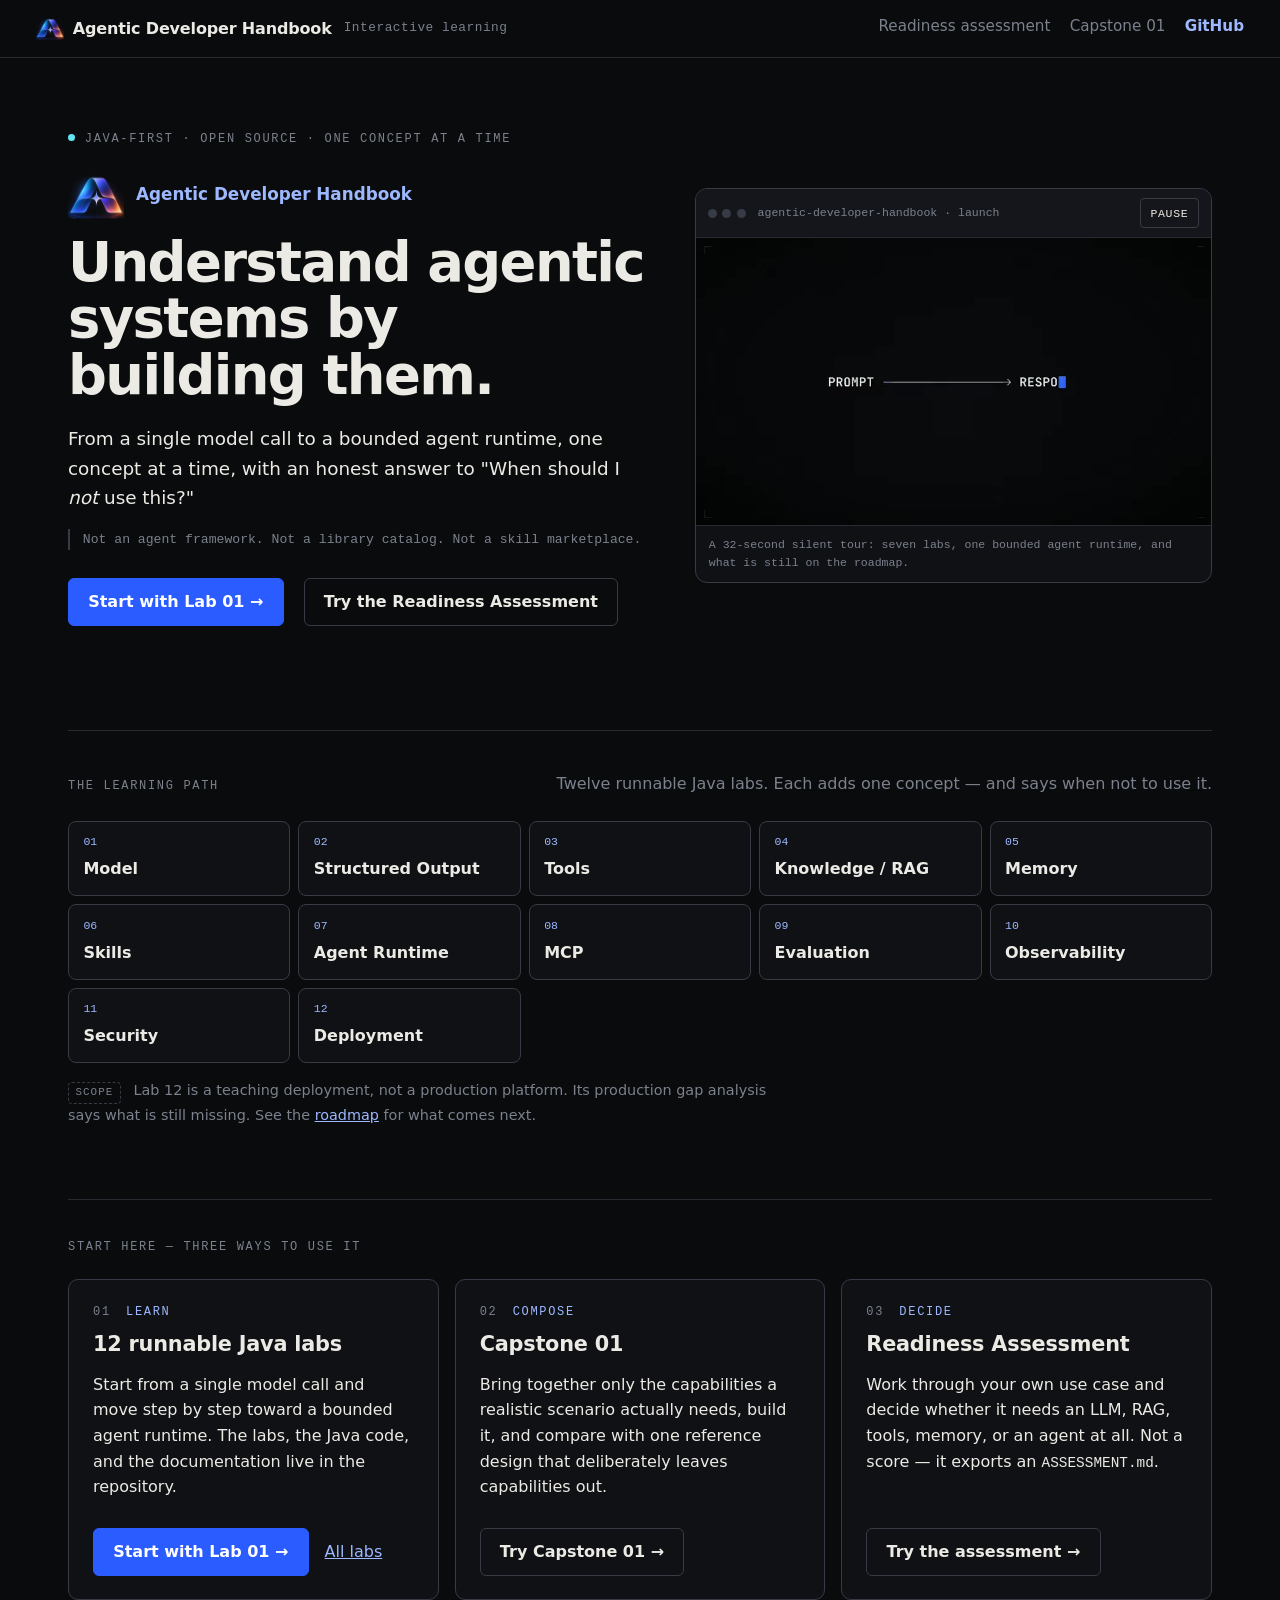
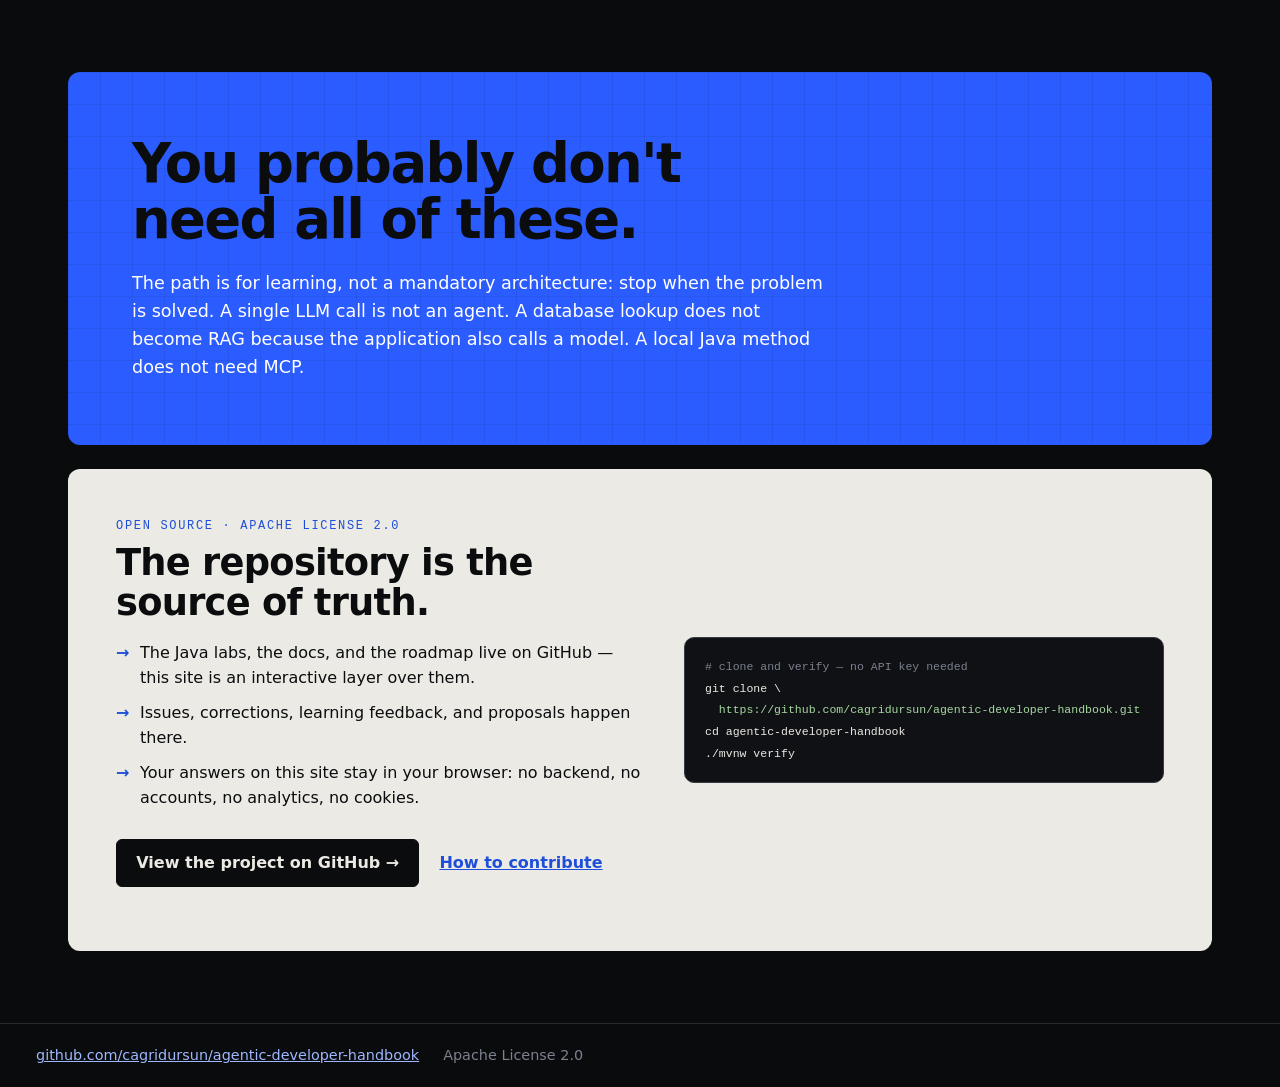
<file: site/index.html>
<!doctype html>
<html lang="en">
<head>
  <meta charset="utf-8">
  <meta name="viewport" content="width=device-width, initial-scale=1">
  <title>Agentic Developer Handbook — understand agentic systems by building them</title>
  <meta name="description" content="A Java-first, open-source handbook for understanding and building agentic systems one concept at a time: model, structured output, tools, RAG, memory, skills, and a bounded agent runtime. You probably don't need all of these.">
  <meta name="theme-color" content="#0A0B0D">
  <link rel="canonical" href="https://cagridursun.github.io/agentic-developer-handbook/">
  <meta property="og:type" content="website">
  <meta property="og:site_name" content="Agentic Developer Handbook">
  <meta property="og:title" content="Agentic Developer Handbook">
  <meta property="og:description" content="Java-first, open-source handbook for understanding and building agentic systems, one concept at a time. You probably don't need all of these.">
  <meta property="og:url" content="https://cagridursun.github.io/agentic-developer-handbook/">
  <meta property="og:image" content="https://cagridursun.github.io/agentic-developer-handbook/assets/video/launch-poster.jpg">
  <meta property="og:image:type" content="image/jpeg">
  <meta property="og:image:width" content="832">
  <meta property="og:image:height" content="464">
  <meta property="og:image:alt" content="Agentic Developer Handbook launch preview">
  <meta name="twitter:card" content="summary_large_image">
  <meta name="twitter:title" content="Agentic Developer Handbook">
  <meta name="twitter:description" content="Java-first, open-source handbook for understanding and building agentic systems, one concept at a time. You probably don't need all of these.">
  <meta name="twitter:image" content="https://cagridursun.github.io/agentic-developer-handbook/assets/video/launch-poster.jpg">
  <meta name="twitter:image:alt" content="Agentic Developer Handbook launch preview">
  <link rel="icon" type="image/png" href="assets/images/favicon.png">
  <link rel="stylesheet" href="styles/main.css">
</head>
<body class="theme-dark">
  <header class="site-header">
    <div class="inner">
      <a class="brand" href="index.html"><img class="brand-mark" src="assets/images/logo-mark.png" alt="" width="28" height="28">Agentic Developer Handbook</a>
      <span class="context">Interactive learning</span>
      <nav class="site-nav" aria-label="Site">
        <a href="readiness-assessment/index.html">Readiness assessment</a>
        <a href="capstone-01/index.html">Capstone 01</a>
        <a class="header-link" href="https://github.com/cagridursun/agentic-developer-handbook">GitHub</a>
      </nav>
    </div>
  </header>

  <main class="landing">
    <!-- ================= Hero ================= -->
    <section class="hero" aria-labelledby="h-title">
      <div class="hero-copy">
        <p class="eyebrow">Java-first · Open source · One concept at a time</p>
        <p class="project-name"><img class="project-mark" src="assets/images/logo-mark.png" alt="" width="56" height="56">Agentic Developer Handbook</p>
        <h1 id="h-title">Understand agentic systems by building them.</h1>
        <p class="lede">
          From a single model call to a bounded agent runtime, one concept at a
          time, with an honest answer to "When should I <em>not</em> use this?"
        </p>
        <p class="boundary">
          Not an agent framework. Not a library catalog. Not a skill marketplace.
        </p>
        <p class="cta-row">
          <a class="button primary" href="https://github.com/cagridursun/agentic-developer-handbook/blob/main/labs/01-model-call/README.md">Start with Lab 01 →</a>
          <a class="button secondary" href="readiness-assessment/index.html">Try the Readiness Assessment</a>
        </p>
      </div>

      <figure class="demo-window">
        <div class="window-bar">
          <span class="window-dots" aria-hidden="true"><span></span><span></span><span></span></span>
          <span class="window-title">agentic-developer-handbook · launch</span>
          <button type="button" class="video-toggle" id="video-toggle" hidden aria-pressed="false">Pause</button>
        </div>
        <div class="video-frame">
          <video id="launch-video" autoplay muted loop playsinline controls preload="metadata"
                 poster="assets/video/launch-poster.jpg" width="832" height="464"
                 aria-label="Launch video: a 32-second silent tour of the handbook, from a single prompt to the seven labs and the roadmap">
            <source src="assets/video/launch.mp4" type="video/mp4">
            <source src="assets/video/launch.webm" type="video/webm">
          </video>
        </div>
        <figcaption class="window-caption">A 32-second silent tour: seven labs, one bounded agent runtime, and what is still on the roadmap.</figcaption>
      </figure>
    </section>

    <!-- ================= Learning path ================= -->
    <section class="band" aria-labelledby="h-path">
      <div class="band-head">
        <h2 id="h-path" class="section-label">The learning path</h2>
        <p class="band-note">Twelve runnable Java labs. Each adds one concept — and says when not to use it.</p>
      </div>
      <ol class="path" aria-label="The learning path, Labs 01 to 12">
        <li><a href="https://github.com/cagridursun/agentic-developer-handbook/blob/main/labs/01-model-call/README.md">Model</a></li>
        <li><a href="https://github.com/cagridursun/agentic-developer-handbook/blob/main/labs/02-structured-output/README.md">Structured Output</a></li>
        <li><a href="https://github.com/cagridursun/agentic-developer-handbook/blob/main/labs/03-tool-calling/README.md">Tools</a></li>
        <li><a href="https://github.com/cagridursun/agentic-developer-handbook/blob/main/labs/04-rag/README.md">Knowledge / RAG</a></li>
        <li><a href="https://github.com/cagridursun/agentic-developer-handbook/blob/main/labs/05-memory/README.md">Memory</a></li>
        <li><a href="https://github.com/cagridursun/agentic-developer-handbook/blob/main/labs/06-skills/README.md">Skills</a></li>
        <li><a href="https://github.com/cagridursun/agentic-developer-handbook/blob/main/labs/07-agent-runtime/README.md">Agent Runtime</a></li>
        <li><a href="https://github.com/cagridursun/agentic-developer-handbook/blob/main/labs/08-mcp/README.md">MCP</a></li>
        <li><a href="https://github.com/cagridursun/agentic-developer-handbook/blob/main/labs/09-evaluation/README.md">Evaluation</a></li>
        <li><a href="https://github.com/cagridursun/agentic-developer-handbook/blob/main/labs/10-observability/README.md">Observability</a></li>
        <li><a href="https://github.com/cagridursun/agentic-developer-handbook/blob/main/labs/11-security/README.md">Security</a></li>
        <li><a href="https://github.com/cagridursun/agentic-developer-handbook/blob/main/labs/12-deployment/README.md">Deployment</a></li>
      </ol>
      <p class="roadmap-note">
        <span class="tag">Scope</span>
        Lab 12 is a teaching deployment, not a production platform. Its
        production gap analysis says what is still missing. See the
        <a href="https://github.com/cagridursun/agentic-developer-handbook/blob/main/ROADMAP.md">roadmap</a>
        for what comes next.
      </p>
    </section>

    <!-- ================= Learn / Compose / Decide ================= -->
    <section class="band" aria-labelledby="h-start-here">
      <div class="band-head">
        <h2 id="h-start-here" class="section-label">Start here — three ways to use it</h2>
      </div>
      <div class="card-grid">
        <section class="experience-card" aria-labelledby="h-learn">
          <p class="card-kicker"><span class="step">01</span> Learn</p>
          <h3 id="h-learn">12 runnable Java labs</h3>
          <p>
            Start from a single model call and move step by step toward a
            bounded agent runtime. The labs, the Java code, and the
            documentation live in the repository.
          </p>
          <p class="card-actions">
            <a class="button primary" href="https://github.com/cagridursun/agentic-developer-handbook/blob/main/labs/01-model-call/README.md">Start with Lab 01 →</a>
            <a href="https://github.com/cagridursun/agentic-developer-handbook/blob/main/labs/README.md">All labs</a>
          </p>
        </section>

        <section class="experience-card" aria-labelledby="h-compose">
          <p class="card-kicker"><span class="step">02</span> Compose</p>
          <h3 id="h-compose">Capstone 01</h3>
          <p>
            Bring together only the capabilities a realistic scenario actually
            needs, build it, and compare with one reference design that
            deliberately leaves capabilities out.
          </p>
          <p class="card-actions">
            <a class="button secondary" href="capstone-01/index.html">Try Capstone 01 →</a>
          </p>
        </section>

        <section class="experience-card" aria-labelledby="h-decide">
          <p class="card-kicker"><span class="step">03</span> Decide</p>
          <h3 id="h-decide">Readiness Assessment</h3>
          <p>
            Work through your own use case and decide whether it needs an LLM,
            RAG, tools, memory, or an agent at all. Not a score — it exports an
            <code>ASSESSMENT.md</code>.
          </p>
          <p class="card-actions">
            <a class="button secondary" href="readiness-assessment/index.html">Try the assessment →</a>
          </p>
        </section>
      </div>
    </section>

    <!-- ================= Statement ================= -->
    <section class="statement" aria-labelledby="h-statement">
      <h2 id="h-statement">You probably don't need all of these.</h2>
      <p>
        The path is for learning, not a mandatory architecture: stop when the
        problem is solved. A single LLM call is not an agent. A database lookup
        does not become RAG because the application also calls a model. A local
        Java method does not need MCP.
      </p>
    </section>

    <!-- ================= Open source ================= -->
    <section class="open-source" aria-labelledby="h-github">
      <div>
        <p class="card-kicker">Open source · Apache License 2.0</p>
        <h2 id="h-github">The repository is the source of truth.</h2>
        <ul class="checklist">
          <li>The Java labs, the docs, and the roadmap live on GitHub — this site is an interactive layer over them.</li>
          <li>Issues, corrections, learning feedback, and proposals happen there.</li>
          <li>Your answers on this site stay in your browser: no backend, no accounts, no analytics, no cookies.</li>
        </ul>
        <p class="cta-row">
          <a class="button dark" href="https://github.com/cagridursun/agentic-developer-handbook">View the project on GitHub →</a>
          <a href="https://github.com/cagridursun/agentic-developer-handbook/blob/main/CONTRIBUTING.md">How to contribute</a>
        </p>
      </div>
      <pre class="terminal" aria-label="Clone and verify the handbook"><code><span class="c"># clone and verify — no API key needed</span>
git clone \
  <span class="s">https://github.com/cagridursun/agentic-developer-handbook.git</span>
cd agentic-developer-handbook
./mvnw verify</code></pre>
    </section>
  </main>

  <footer class="site-footer">
    <div class="inner">
      <a href="https://github.com/cagridursun/agentic-developer-handbook">github.com/cagridursun/agentic-developer-handbook</a>
      <span class="muted">Apache License 2.0</span>
    </div>
  </footer>

  <script type="module" src="js/landing.js"></script>
</body>
</html>
</file>
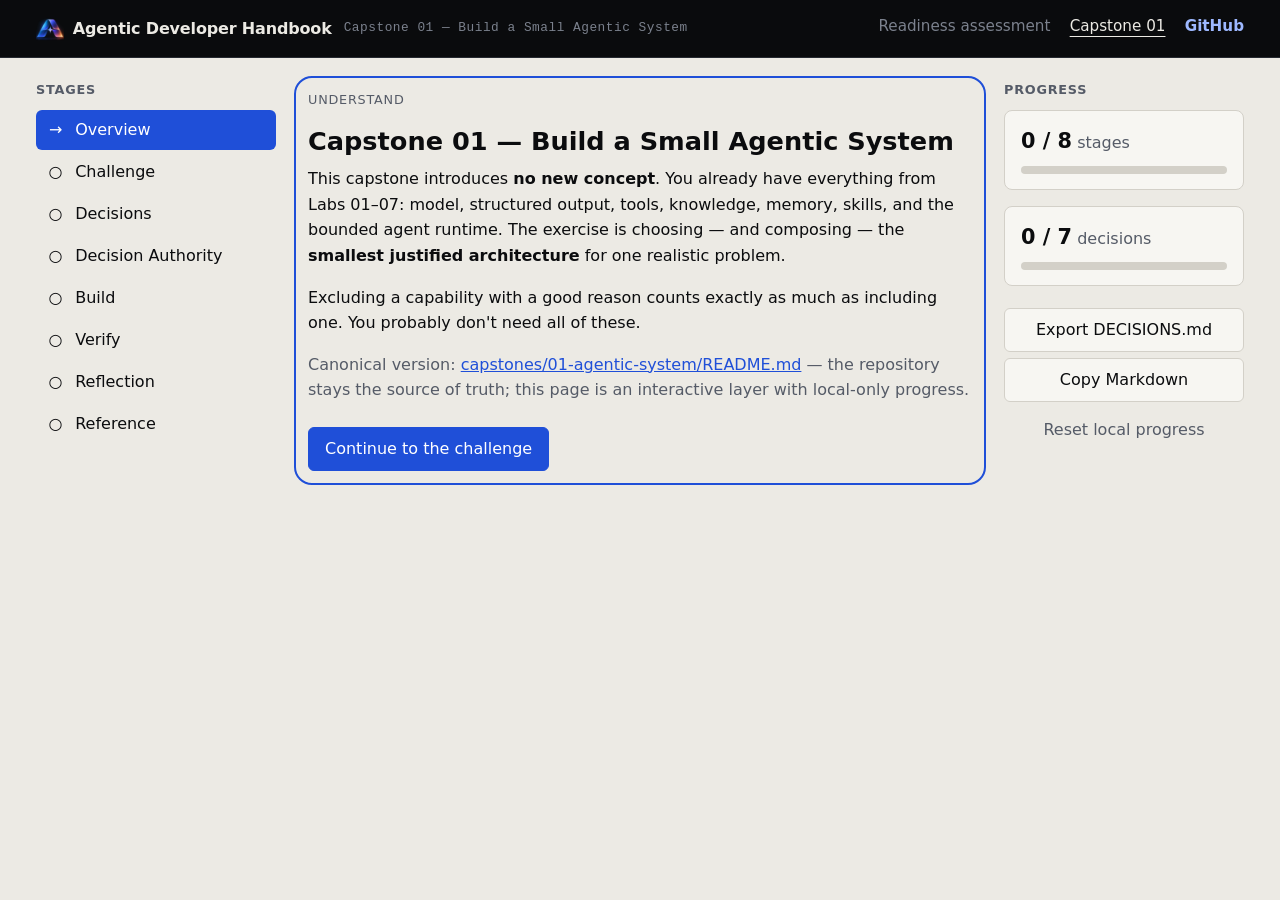
<file: site/capstone-01/index.html>
<!doctype html>
<html lang="en">
<head>
  <meta charset="utf-8">
  <meta name="viewport" content="width=device-width, initial-scale=1">
  <title>Capstone 01 — Build a Small Agentic System</title>
  <meta name="description" content="Compose model, tools, knowledge, skills, and a bounded agent runtime around a fictional incident — and justify what you leave out. Interactive, browser-only, from the Agentic Developer Handbook.">
  <link rel="canonical" href="https://cagridursun.github.io/agentic-developer-handbook/capstone-01/">
  <meta property="og:type" content="website">
  <meta property="og:site_name" content="Agentic Developer Handbook">
  <meta property="og:title" content="Capstone 01 — Build a Small Agentic System">
  <meta property="og:description" content="Compose model, tools, knowledge, skills, and a bounded agent runtime around a fictional incident — and justify what you leave out. Interactive, browser-only, from the Agentic Developer Handbook.">
  <meta property="og:url" content="https://cagridursun.github.io/agentic-developer-handbook/capstone-01/">
  <link rel="icon" type="image/png" href="../assets/images/favicon.png">
  <link rel="stylesheet" href="../styles/main.css">
</head>
<body>
  <header class="site-header">
    <div class="inner">
      <a class="brand" href="../index.html"><img class="brand-mark" src="../assets/images/logo-mark.png" alt="" width="28" height="28">Agentic Developer Handbook</a>
      <span class="context">Capstone 01 — Build a Small Agentic System</span>
      <nav class="site-nav" aria-label="Site">
        <a href="../readiness-assessment/index.html">Readiness assessment</a>
        <a href="../capstone-01/index.html" aria-current="page">Capstone 01</a>
        <a class="header-link" href="https://github.com/cagridursun/agentic-developer-handbook">GitHub</a>
      </nav>
    </div>
  </header>

  <div class="layout">
    <nav class="stage-nav" aria-label="Capstone stages">
      <h2>Stages</h2>
      <ol id="stage-list"></ol>
    </nav>

    <main>
      <!-- ================= Overview ================= -->
      <section class="stage" id="stage-overview" tabindex="-1" aria-labelledby="h-overview">
        <p class="stage-kicker">Understand</p>
        <h1 id="h-overview">Capstone 01 — Build a Small Agentic System</h1>
        <p>
          This capstone introduces <strong>no new concept</strong>. You already
          have everything from Labs 01–07: model, structured output, tools,
          knowledge, memory, skills, and the bounded agent runtime. The exercise
          is choosing — and composing — the <strong>smallest justified
          architecture</strong> for one realistic problem.
        </p>
        <p>
          Excluding a capability with a good reason counts exactly as much as
          including one. You probably don't need all of these.
        </p>
        <p class="muted">
          Canonical version:
          <a href="https://github.com/cagridursun/agentic-developer-handbook/blob/main/capstones/01-agentic-system/README.md">capstones/01-agentic-system/README.md</a>
          — the repository stays the source of truth; this page is an
          interactive layer with local-only progress.
        </p>
        <div class="stage-actions">
          <button type="button" class="primary" id="overview-continue">Continue to the challenge</button>
        </div>
      </section>

      <!-- ================= Challenge ================= -->
      <section class="stage" id="stage-challenge" hidden tabindex="-1" aria-labelledby="h-challenge">
        <p class="stage-kicker">Understand</p>
        <h1 id="h-challenge">The challenge</h1>
        <div class="card">
          <p>
            <em>"The notifications service is slow after a release. Investigate
            what is currently known and prepare a concise engineering handoff.
            Do not claim a root cause without evidence."</em>
          </p>
        </div>
        <p>Everything is fictional (the invented Helio platform), deterministic, and local. Available assets:</p>
        <ul>
          <li><strong>Service tools</strong> — read-only status and deployment fixtures for <code>notifications</code>, <code>billing</code>, <code>search</code></li>
          <li><strong>Runbooks</strong> — <code>notifications.md</code>, <code>deployment.md</code>, <code>incident-response.md</code></li>
          <li><strong>One skill</strong> — <code>skills/incident-handoff/SKILL.md</code></li>
        </ul>
        <div class="notice">
          <strong>Available does not mean required.</strong> The assets are
          options, not a checklist.
        </div>
        <div class="stage-actions">
          <button type="button" class="primary" id="challenge-continue">Continue to decisions</button>
        </div>
      </section>

      <!-- ================= Decisions ================= -->
      <section class="stage" id="stage-decisions" hidden tabindex="-1" aria-labelledby="h-decisions">
        <p class="stage-kicker">Decide</p>
        <h1 id="h-decisions">Architecture decisions</h1>
        <p>
          For each capability: use it or not, why, and the simpler alternative
          you considered. A justified <strong>No</strong> is worth exactly as
          much as a justified <strong>Yes</strong> — progress here measures
          decisions made, never capabilities selected.
        </p>

        <div id="decision-cards"></div>

        <div class="notice">
          <strong>MCP</strong> is taught in Lab 08, but it is deliberately not
          a decision in this capstone: every capability here is local Java, and
          adding a protocol boundary would solve no problem.
        </div>

        <section class="card" aria-labelledby="h-summary">
          <h3 id="h-summary">Your architecture so far</h3>
          <div class="summary-list">
            <div>
              <strong>Selected</strong>
              <ul id="summary-selected"></ul>
            </div>
            <div>
              <strong>Excluded</strong>
              <ul id="summary-excluded"></ul>
            </div>
          </div>
        </section>

        <div class="stage-actions">
          <button type="button" class="primary" id="decisions-continue">Continue to decision authority</button>
        </div>
      </section>

      <!-- ================= Decision Authority ================= -->
      <section class="stage" id="stage-authority" hidden tabindex="-1" aria-labelledby="h-authority">
        <p class="stage-kicker">Decide</p>
        <h1 id="h-authority">Decision authority</h1>
        <p>
          Model influence is not decision authority. Whatever architecture you
          chose, draw this boundary explicitly for your design.
        </p>

        <div class="card">
          <label for="authority-influence">What decisions may the model influence?</label>
          <textarea id="authority-influence"></textarea>

          <label for="authority-deterministic">What decisions must remain application-controlled or deterministic?</label>
          <textarea id="authority-deterministic"></textarea>
        </div>

        <div class="flow" role="img" aria-label="Flow: model, then proposal, then validation, policy and authorization, then execution">Model
  ↓
proposal
  ↓
validation / policy / authorization
  ↓
execution</div>

        <p class="muted">
          The concept in full:
          <a href="https://github.com/cagridursun/agentic-developer-handbook/blob/main/docs/model-vs-decision-authority.md">docs/model-vs-decision-authority.md</a>
        </p>

        <div class="stage-actions">
          <button type="button" class="primary" id="authority-continue">Continue to build</button>
        </div>
      </section>

      <!-- ================= Build ================= -->
      <section class="stage" id="stage-build" hidden tabindex="-1" aria-labelledby="h-build">
        <p class="stage-kicker">Build</p>
        <h1 id="h-build">Build your design</h1>
        <p>
          The browser does not run Maven, and this page will not pretend
          otherwise. Your work happens in a clone of the
          <a href="https://github.com/cagridursun/agentic-developer-handbook">repository</a>,
          in the starter module (Java 27, no API key needed):
        </p>
        <pre><code>git clone https://github.com/cagridursun/agentic-developer-handbook.git
cd agentic-developer-handbook
./mvnw -pl capstones/01-agentic-system/starter compile exec:java</code></pre>
        <p>
          Wire your architecture in
          <a href="https://github.com/cagridursun/agentic-developer-handbook/tree/main/capstones/01-agentic-system/starter/">starter/</a>
          (the TODO in <code>StarterMain</code> marks the spot), and record
          your reasoning in
          <a href="https://github.com/cagridursun/agentic-developer-handbook/blob/main/capstones/01-agentic-system/starter/DECISIONS.md">starter/DECISIONS.md</a>
          — the export on this page can generate it from your answers here.
        </p>
        <div class="check-row">
          <input type="checkbox" id="build-done">
          <label for="build-done">I implemented my architecture.</label>
        </div>
        <div class="stage-actions">
          <button type="button" class="primary" id="build-continue">Continue to verify</button>
        </div>
      </section>

      <!-- ================= Verify ================= -->
      <section class="stage" id="stage-verify" hidden tabindex="-1" aria-labelledby="h-verify">
        <p class="stage-kicker">Verify</p>
        <h1 id="h-verify">Verify deterministically</h1>
        <pre><code>./mvnw verify
./mvnw -pl capstones/01-agentic-system/starter test</code></pre>
        <p>
          Deterministic verification proves your application-controlled
          behavior: retrieval selection, validation, tool order, bounded
          stopping. It does <strong>not</strong> prove the agent's answers are
          good — that is systematic behavioral evaluation, taught in
          <a href="https://github.com/cagridursun/agentic-developer-handbook/blob/main/labs/09-evaluation/README.md">Lab 09</a>,
          and this page will not call it that. Finishing this capstone does not
          depend on it; afterward, ask what you would evaluate here: which
          cases, and which behavior would count as success.
        </p>
        <p>
          Verification, evaluation, and observability answer different
          questions. Verification: does the code obey its contracts?
          Evaluation: did behavior meet expectations? Observability, taught in
          <a href="https://github.com/cagridursun/agentic-developer-handbook/blob/main/labs/10-observability/README.md">Lab 10</a>:
          what happened during this execution? Finishing this capstone does not
          depend on Lab 10.
        </p>
        <p>
          A fourth question is security: what is the system permitted to do,
          whatever the model proposes? Taught in
          <a href="https://github.com/cagridursun/agentic-developer-handbook/blob/main/labs/11-security/README.md">Lab 11</a>:
          evaluation tests behavior, observability explains an execution, and
          security enforces the behavior that is permitted. Finishing this
          capstone does not depend on Lab 11.
        </p>
        <p>
          A fifth question is how the system runs: packaged, configured,
          probed, and stopped without weakening any control. Taught in
          <a href="https://github.com/cagridursun/agentic-developer-handbook/blob/main/labs/12-deployment/README.md">Lab 12</a>:
          deployment packages the application boundary and does not redefine
          it. Finishing this capstone does not depend on Lab 12.
        </p>
        <div class="check-row">
          <input type="checkbox" id="verify-done">
          <label for="verify-done">My deterministic tests pass.</label>
        </div>
        <div class="stage-actions">
          <button type="button" class="primary" id="verify-continue">Continue to reflection</button>
        </div>
      </section>

      <!-- ================= Reflection ================= -->
      <section class="stage" id="stage-reflection" hidden tabindex="-1" aria-labelledby="h-reflection">
        <p class="stage-kicker">Reflect</p>
        <h1 id="h-reflection">Reflection</h1>
        <p>
          Short answers are fine. The point is judgment, not essays — the full
          question list lives in the
          <a href="https://github.com/cagridursun/agentic-developer-handbook/blob/main/capstones/01-agentic-system/README.md">capstone README</a>.
        </p>
        <div class="card" id="reflection-questions"></div>
        <div class="stage-actions">
          <button type="button" class="primary" id="reflection-complete">Mark reflection complete</button>
        </div>
      </section>

      <!-- ================= Compare ================= -->
      <section class="stage" id="stage-compare" hidden tabindex="-1" aria-labelledby="h-compare">
        <p class="stage-kicker">Compare</p>
        <h1 id="h-compare">Compare with the reference</h1>

        <div id="compare-gate">
          <div id="gate-incomplete" hidden>
            <div class="notice">
              You have not finished your own architecture decisions yet. The
              comparison is most useful after you have made your own
              trade-offs.
            </div>
            <div class="stage-actions">
              <button type="button" class="primary" id="gate-return">Return to decisions</button>
              <button type="button" class="ghost" id="gate-reveal-anyway">Reveal anyway</button>
            </div>
          </div>
          <div id="gate-complete" hidden>
            <p>
              Your decisions are complete. The reference is <strong>one
              defensible architecture, not the answer key</strong> — differences
              are discussion points, not mistakes.
            </p>
            <div class="stage-actions">
              <button type="button" class="primary" id="gate-reveal">Reveal the reference</button>
            </div>
          </div>
        </div>

        <div id="compare-body" hidden>
          <p>
            The reference is one defensible architecture, not the answer key.
            Nothing here is graded.
          </p>
          <table class="compare">
            <caption class="muted">Your decisions beside the reference (source: reference/DECISIONS.md)</caption>
            <thead>
              <tr>
                <th scope="col">Capability</th>
                <th scope="col">Your decision</th>
                <th scope="col">Reference</th>
              </tr>
            </thead>
            <tbody id="compare-rows"></tbody>
          </table>

          <section class="card" aria-labelledby="h-ref-authority">
            <h3 id="h-ref-authority">Decision authority in the reference</h3>
            <div class="summary-list">
              <div>
                <strong>Model may influence</strong>
                <ul id="ref-influence"></ul>
              </div>
              <div>
                <strong>Application retains authority over</strong>
                <ul id="ref-application"></ul>
              </div>
            </div>
            <p class="muted">
              This is <a href="https://github.com/cagridursun/agentic-developer-handbook/blob/main/docs/model-vs-decision-authority.md">LLM vs
              Decision Authority</a> connected to real code:
              <a href="https://github.com/cagridursun/agentic-developer-handbook/tree/main/capstones/01-agentic-system/reference/">reference/</a>.
            </p>
          </section>
        </div>
      </section>
    </main>

    <aside class="progress-rail" aria-label="Progress">
      <h2>Progress</h2>
      <div class="progress-block">
        <div>
          <span class="figure" id="stages-figure">0 / 8</span>
          <span class="muted"> stages</span>
        </div>
        <div class="progress-track"><div class="progress-fill" id="stages-fill"></div></div>
      </div>
      <div class="progress-block">
        <div>
          <span class="figure" id="decisions-figure">0 / 7</span>
          <span class="muted"> decisions</span>
        </div>
        <div class="progress-track"><div class="progress-fill" id="decisions-fill"></div></div>
      </div>
      <div class="rail-actions">
        <button type="button" class="secondary" id="export-download">Export DECISIONS.md</button>
        <button type="button" class="secondary" id="export-copy">Copy Markdown</button>
        <button type="button" class="ghost" id="reset-progress">Reset local progress</button>
      </div>
    </aside>
  </div>

  <script type="module" src="../js/app.js"></script>
</body>
</html>
</file>
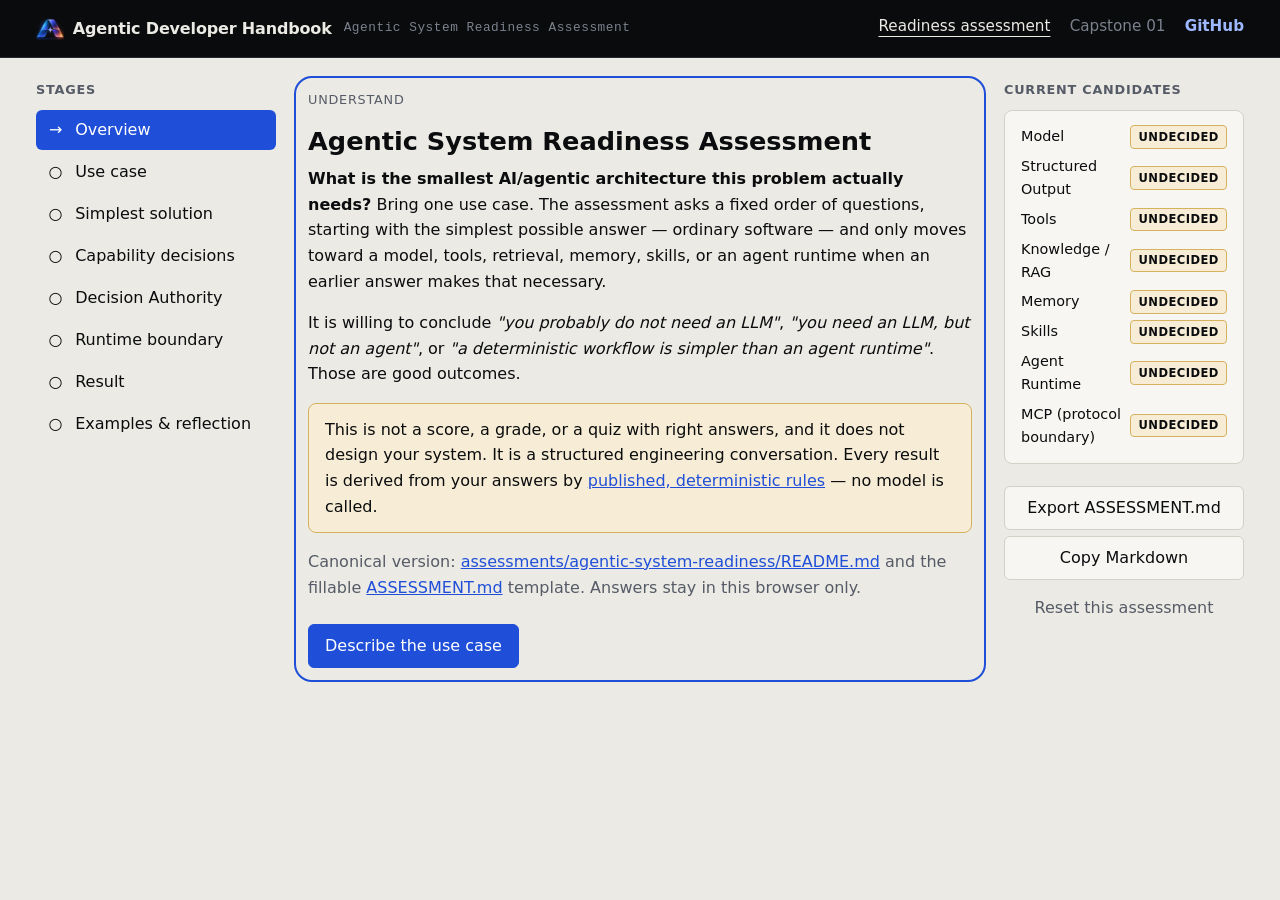
<file: site/readiness-assessment/index.html>
<!doctype html>
<html lang="en">
<head>
  <meta charset="utf-8">
  <meta name="viewport" content="width=device-width, initial-scale=1">
  <title>Agentic System Readiness Assessment</title>
  <meta name="description" content="What is the smallest AI/agentic architecture your problem needs? A fixed order of questions, starting with ordinary software. No score, no backend — answers stay in your browser.">
  <link rel="canonical" href="https://cagridursun.github.io/agentic-developer-handbook/readiness-assessment/">
  <meta property="og:type" content="website">
  <meta property="og:site_name" content="Agentic Developer Handbook">
  <meta property="og:title" content="Agentic System Readiness Assessment">
  <meta property="og:description" content="What is the smallest AI/agentic architecture your problem needs? A fixed order of questions, starting with ordinary software. No score, no backend — answers stay in your browser.">
  <meta property="og:url" content="https://cagridursun.github.io/agentic-developer-handbook/readiness-assessment/">
  <link rel="icon" type="image/png" href="../assets/images/favicon.png">
  <link rel="stylesheet" href="../styles/main.css">
</head>
<body>
  <header class="site-header">
    <div class="inner">
      <a class="brand" href="../index.html"><img class="brand-mark" src="../assets/images/logo-mark.png" alt="" width="28" height="28">Agentic Developer Handbook</a>
      <span class="context">Agentic System Readiness Assessment</span>
      <nav class="site-nav" aria-label="Site">
        <a href="../readiness-assessment/index.html" aria-current="page">Readiness assessment</a>
        <a href="../capstone-01/index.html">Capstone 01</a>
        <a class="header-link" href="https://github.com/cagridursun/agentic-developer-handbook">GitHub</a>
      </nav>
    </div>
  </header>

  <div class="layout">
    <nav class="stage-nav" aria-label="Assessment stages">
      <h2>Stages</h2>
      <ol id="stage-list"></ol>
    </nav>

    <main>
      <!-- ================= Overview ================= -->
      <section class="stage" id="stage-overview" tabindex="-1" aria-labelledby="h-overview">
        <p class="stage-kicker">Understand</p>
        <h1 id="h-overview">Agentic System Readiness Assessment</h1>
        <p>
          <strong>What is the smallest AI/agentic architecture this problem
          actually needs?</strong> Bring one use case. The assessment asks a
          fixed order of questions, starting with the simplest possible answer —
          ordinary software — and only moves toward a model, tools, retrieval,
          memory, skills, or an agent runtime when an earlier answer makes that
          necessary.
        </p>
        <p>
          It is willing to conclude <em>"you probably do not need an LLM"</em>,
          <em>"you need an LLM, but not an agent"</em>, or <em>"a deterministic
          workflow is simpler than an agent runtime"</em>. Those are good
          outcomes.
        </p>
        <div class="notice">
          This is not a score, a grade, or a quiz with right answers, and it
          does not design your system. It is a structured engineering
          conversation. Every result is derived from your answers by
          <a href="https://github.com/cagridursun/agentic-developer-handbook/blob/main/assessments/agentic-system-readiness/README.md#how-the-summary-is-derived">published, deterministic rules</a>
          — no model is called.
        </div>
        <p class="muted">
          Canonical version:
          <a href="https://github.com/cagridursun/agentic-developer-handbook/blob/main/assessments/agentic-system-readiness/README.md">assessments/agentic-system-readiness/README.md</a>
          and the fillable
          <a href="https://github.com/cagridursun/agentic-developer-handbook/blob/main/assessments/agentic-system-readiness/ASSESSMENT.md">ASSESSMENT.md</a>
          template. Answers stay in this browser only.
        </p>
        <div class="stage-actions">
          <button type="button" class="primary" id="overview-continue">Describe the use case</button>
        </div>
      </section>

      <!-- ================= Use case ================= -->
      <section class="stage" id="stage-usecase" hidden tabindex="-1" aria-labelledby="h-usecase">
        <p class="stage-kicker">Understand</p>
        <h1 id="h-usecase">Use case</h1>
        <p>Start from the problem, not from an AI feature list. Short answers are fine.</p>
        <div class="card" id="usecase-fields"></div>
        <div class="stage-actions">
          <button type="button" class="primary" data-next="simplest">Continue to the simplest solution</button>
        </div>
      </section>

      <!-- ================= Simplest solution ================= -->
      <section class="stage" id="stage-simplest" hidden tabindex="-1" aria-labelledby="h-simplest">
        <p class="stage-kicker">Decide</p>
        <h1 id="h-simplest">Simplest solution first</h1>
        <p>
          Before any AI capability: could ordinary software do this? Do not
          introduce an LLM merely because this is an AI handbook.
        </p>
        <div id="simplest-questions"></div>
        <div class="notice" id="simplest-outcome" hidden role="status"></div>
        <div class="stage-actions">
          <button type="button" class="primary" data-next="capabilities">Continue to capability decisions</button>
        </div>
      </section>

      <!-- ================= Capability decisions ================= -->
      <section class="stage" id="stage-capabilities" hidden tabindex="-1" aria-labelledby="h-capabilities">
        <p class="stage-kicker">Decide</p>
        <h1 id="h-capabilities">Capability decisions</h1>

        <div id="capabilities-closed" hidden>
          <div class="notice" role="status">
            <strong id="capabilities-closed-title"></strong>
            <span id="capabilities-closed-detail"></span>
          </div>
          <p>
            The AI capability questions do not apply while that answer stands.
            Record what you are deliberately not building on the result page,
            or return to the simplest-solution questions if the answer changes.
          </p>
          <div class="stage-actions">
            <button type="button" class="secondary" data-go="simplest">Revisit the simplest solution</button>
            <button type="button" class="primary" data-next="authority">Continue</button>
          </div>
        </div>

        <div id="capabilities-open">
          <p>
            Answer in order. Each <em>yes</em> makes a capability a candidate
            (CONSIDER); each <em>no</em> leaves it out (NOT JUSTIFIED). A
            justified <strong>No</strong> is worth exactly as much as a
            justified <strong>Yes</strong>.
          </p>
          <div id="capability-questions"></div>
          <div class="stage-actions">
            <button type="button" class="primary" data-next="authority">Continue to decision authority</button>
          </div>
        </div>
      </section>

      <!-- ================= Decision Authority ================= -->
      <section class="stage" id="stage-authority" hidden tabindex="-1" aria-labelledby="h-authority">
        <p class="stage-kicker">Decide</p>
        <h1 id="h-authority">Decision authority</h1>
        <p>
          Choosing capabilities is half the design. The other half is what the
          model's output is <em>allowed to do</em>. The model may reason,
          generate, recommend, and propose; the application owns validation,
          authorization, execution, budgets, and stopping.
        </p>
        <p class="notice" id="authority-no-model" hidden>
          No model is justified in your answers, so nothing is influenced by a
          model. The questions still have ordinary answers — authoritative data,
          side effects, authorization — and writing them down is optional here.
        </p>
        <div class="card" id="authority-fields"></div>
        <div class="flow" role="img" aria-label="Flow: model reasoning, then proposal, then application validation, policy, authorization and approval, then execution">Model reasoning
  ↓
proposal
  ↓
application validation / policy / authorization / approval
  ↓
execution</div>
        <p class="muted">
          The concept in full:
          <a href="https://github.com/cagridursun/agentic-developer-handbook/blob/main/docs/model-vs-decision-authority.md">docs/model-vs-decision-authority.md</a>
        </p>
        <div class="stage-actions">
          <button type="button" class="primary" data-next="runtime">Continue to the runtime boundary</button>
        </div>
      </section>

      <!-- ================= Runtime boundary ================= -->
      <section class="stage" id="stage-runtime" hidden tabindex="-1" aria-labelledby="h-runtime">
        <p class="stage-kicker">Decide</p>
        <h1 id="h-runtime">Runtime boundary</h1>
        <p id="runtime-intro"></p>
        <div class="card" id="runtime-fields"></div>

        <h2>Evaluation plan</h2>
        <p class="muted">
          If a model influences any decision, plan how its behavior will be
          checked before you rely on it. This is not a capability to select
          and not a framework to choose; leave a question empty if no model
          influences a decision.
          <a href="https://github.com/cagridursun/agentic-developer-handbook/blob/main/labs/09-evaluation/README.md">Lab 09</a>
          teaches the concepts.
        </p>
        <div class="card" id="evaluation-fields"></div>

        <h2>Observability plan</h2>
        <p class="muted">
          If a model influences any decision, decide before a run fails how
          you will reconstruct it afterwards. This is not a capability to
          select and not a tool to choose; leave a question empty if no model
          influences a decision.
          <a href="https://github.com/cagridursun/agentic-developer-handbook/blob/main/labs/10-observability/README.md">Lab 10</a>
          teaches the concepts.
        </p>
        <div class="card" id="observability-fields"></div>

        <h2>Security plan</h2>
        <p class="muted">
          If a model proposes actions, or untrusted content can reach a model
          that does, decide how the application will control what a proposal
          may cause. This is not a capability to select and not a product to
          choose; writing answers here secures nothing. Leave a question
          empty if no model proposes actions and no untrusted content reaches
          one.
          <a href="https://github.com/cagridursun/agentic-developer-handbook/blob/main/labs/11-security/README.md">Lab 11</a>
          teaches the concepts. How the system is then packaged, configured,
          and run is
          <a href="https://github.com/cagridursun/agentic-developer-handbook/blob/main/labs/12-deployment/README.md">Lab 12</a>;
          it adds no questions here.
        </p>
        <div class="card" id="security-fields"></div>
        <div class="stage-actions">
          <button type="button" class="primary" data-next="result">See the result</button>
        </div>
      </section>

      <!-- ================= Result ================= -->
      <section class="stage" id="stage-result" hidden tabindex="-1" aria-labelledby="h-result">
        <p class="stage-kicker">Review</p>
        <h1 id="h-result">Result</h1>
        <div class="result-headline" id="result-headline" role="status"></div>
        <p class="muted">
          Derived from your answers by transparent rules. Candidates to
          consider, not "the correct architecture" — and not universally
          correct for anyone else's use case.
        </p>

        <section class="card" aria-labelledby="h-result-usecase">
          <h2 id="h-result-usecase">Use case</h2>
          <p id="result-usecase"></p>
          <p><strong>Simplest alternative considered:</strong> <span id="result-alternative"></span></p>
        </section>

        <section class="card" aria-labelledby="h-result-caps">
          <h2 id="h-result-caps">Capabilities</h2>
          <div class="summary-list">
            <div>
              <strong>Candidates to consider</strong>
              <ul id="result-consider"></ul>
            </div>
            <div>
              <strong>Not currently justified</strong>
              <ul id="result-not-justified"></ul>
            </div>
          </div>
          <table class="compare status-table">
            <caption class="muted">Each capability, its status, and the rule that produced it</caption>
            <thead>
              <tr>
                <th scope="col">Capability</th>
                <th scope="col">Status</th>
                <th scope="col">Why</th>
              </tr>
            </thead>
            <tbody id="result-rows"></tbody>
          </table>
        </section>

        <section class="card" aria-labelledby="h-result-shape">
          <h2 id="h-result-shape">Likely shape</h2>
          <div class="flow" id="result-shape"></div>
          <div id="result-shape-field"></div>
        </section>

        <section class="card" aria-labelledby="h-result-authority">
          <h2 id="h-result-authority">Decision authority boundary</h2>
          <dl class="answers" id="result-authority"></dl>
        </section>

        <section class="card" aria-labelledby="h-result-rejected">
          <h2 id="h-result-rejected">Rejected complexity</h2>
          <ul id="result-rejected"></ul>
          <div id="result-rejected-field"></div>
        </section>

        <section class="card" aria-labelledby="h-result-unresolved">
          <h2 id="h-result-unresolved">Unresolved questions</h2>
          <ul id="result-unresolved"></ul>
        </section>

        <div class="notice">
          <strong>Where MCP enters.</strong> A local capability never needs
          MCP, and a remote capability does not automatically require it: one
          explicit API integration is often the simpler answer. MCP may be
          justified when compatible clients need standardized discovery and
          invocation of capabilities owned elsewhere — and discovery is still
          not permission. See
          <a href="https://github.com/cagridursun/agentic-developer-handbook/blob/main/labs/08-mcp/README.md">Lab 08 — MCP</a>.
        </div>

        <div class="stage-actions">
          <button type="button" class="secondary" id="result-export">Export ASSESSMENT.md</button>
          <button type="button" class="primary" id="result-complete">Mark result reviewed</button>
        </div>
      </section>

      <!-- ================= Examples & reflection ================= -->
      <section class="stage" id="stage-examples" hidden tabindex="-1" aria-labelledby="h-examples">
        <p class="stage-kicker">Reflect</p>
        <h1 id="h-examples">Worked examples and reflection</h1>
        <p>
          Four filled-in assessments, from "no model at all" to a bounded agent
          runtime. Each is one defensible reading of its scenario, not an
          answer key. The full documents live in the repository.
        </p>
        <ul class="example-list" id="example-list"></ul>
        <h2>Reflection</h2>
        <div class="card" id="reflection-questions"></div>
        <div class="stage-actions">
          <button type="button" class="primary" id="examples-complete">Mark reflection complete</button>
        </div>
      </section>
    </main>

    <aside class="progress-rail" aria-label="Current candidates and export">
      <h2>Current candidates</h2>
      <div class="progress-block">
        <ul class="status-rail" id="status-rail" aria-live="polite"></ul>
      </div>
      <div class="rail-actions">
        <button type="button" class="secondary" id="export-download">Export ASSESSMENT.md</button>
        <button type="button" class="secondary" id="export-copy">Copy Markdown</button>
        <button type="button" class="ghost" id="reset-progress">Reset this assessment</button>
      </div>
    </aside>
  </div>

  <script type="module" src="../js/readiness-app.js"></script>
</body>
</html>
</file>
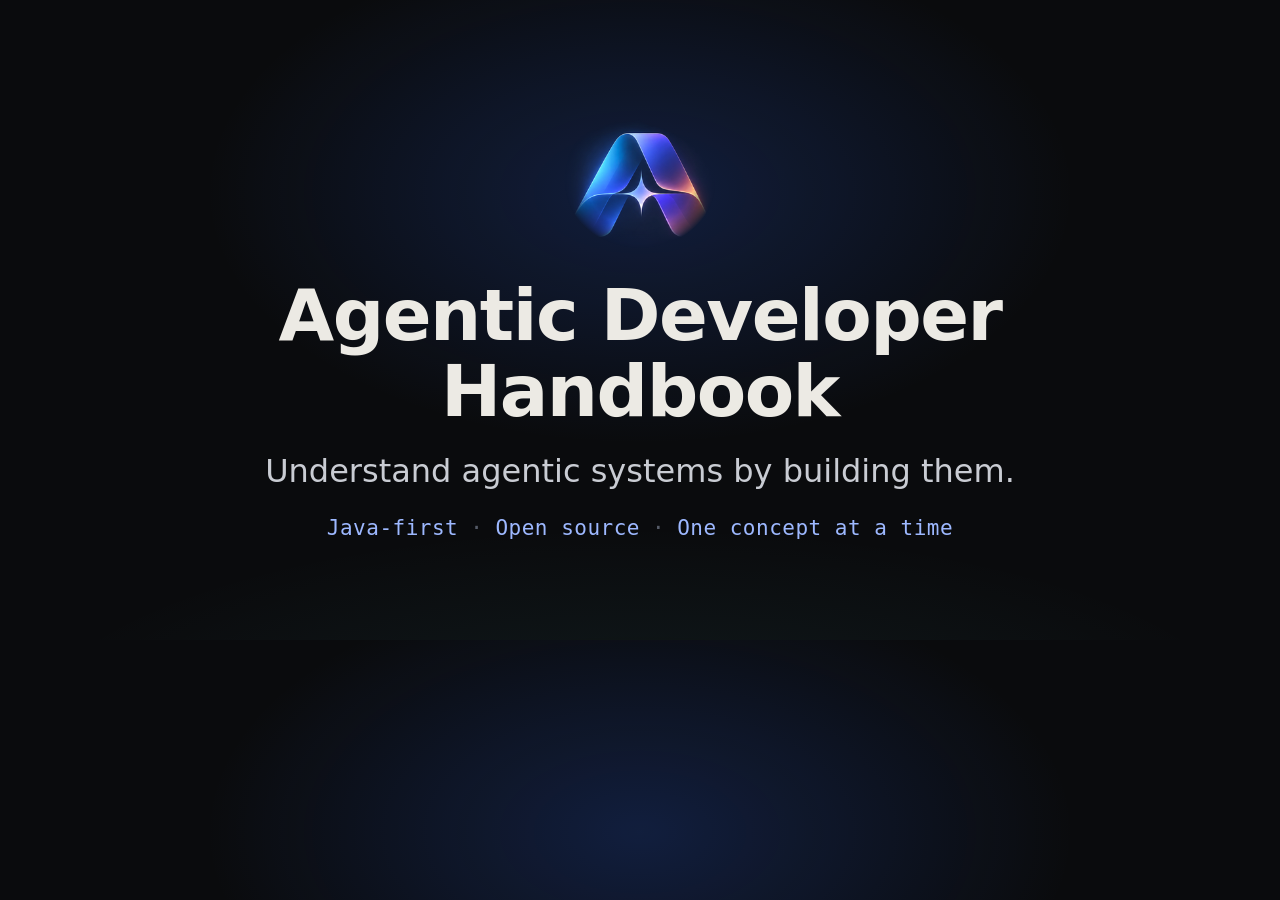
<file: .github/social-preview/card.html>
<!doctype html>
<html lang="en"><head><meta charset="utf-8">
<title>Social preview card</title>
<!-- Source of social-preview.png, the repository's GitHub social preview
     (Settings > General > Social preview). 1280x640, content inside the
     80px (40pt) safe border. Palette from site/styles/main.css (dark theme).
     Regenerate: see README.md in this folder. -->
<style>
  html,body{margin:0;width:1280px;height:640px;overflow:hidden}
  body{
    background:
      radial-gradient(ellipse 620px 360px at 50% 30%, rgba(47,107,255,.20), transparent 70%),
      radial-gradient(ellipse 900px 300px at 50% 115%, rgba(98,230,242,.07), transparent 70%),
      #0A0B0D;
    color:#ECEAE4;
    font-family:"Segoe UI Variable Display","Segoe UI",system-ui,sans-serif;
    display:flex;align-items:center;justify-content:center;
  }
  /* everything lives inside the 80px (40pt) safe area */
  .safe{width:1120px;height:480px;display:flex;flex-direction:column;align-items:center;justify-content:center;text-align:center}
  img{width:168px;height:168px;margin-bottom:10px;-webkit-mask-image:radial-gradient(closest-side at 50% 46%,#000 66%,transparent 92%);mask-image:radial-gradient(closest-side at 50% 46%,#000 66%,transparent 92%)}
  h1{margin:0;font-size:72px;font-weight:700;letter-spacing:-1.5px;line-height:1.05}
  .tag{margin:22px 0 0;font-size:32px;color:#C9CCD3;font-weight:400}
  .meta{margin:26px 0 0;font-family:"Cascadia Code",Consolas,monospace;font-size:21px;color:#9DB8FF;letter-spacing:.5px}
  .meta span{color:#555B67;padding:0 12px}
</style></head><body>
  <div class="safe">
    <img src="../../site/assets/images/logo-mark.png" alt="">
    <h1>Agentic Developer Handbook</h1>
    <p class="tag">Understand agentic systems by building them.</p>
    <p class="meta">Java-first<span>·</span>Open source<span>·</span>One concept at a time</p>
  </div>
</body></html>
</file>
<file: site/styles/main.css>
/* Agentic Developer Handbook — interactive learning site.
   No framework, no build step. The content is the protagonist.

   Palette: taken from the launch video. The landing page uses it as a dark
   theme (body.theme-dark). The interactive pages keep a light "paper"
   working surface for long reading and typing, with the same header,
   blues, and ink. */

:root {
  /* Dark neutrals */
  --graphite: #0A0B0D;
  --panel: #0F1115;
  --panel-raised: #14161B;
  --hairline: #262A31;
  --border: #363B45;
  --ink: #ECEAE4;
  --ink-muted: #7B818D;
  --ink-subtle: #555B67;
  /* Accents */
  --electric: #2F6BFF;
  --electric-soft: #9DB8FF;
  --signal: #62E6F2;
  --field: #2B5CFF;
  /* Light section / code */
  --paper: #ECEAE4;
  --ink-black: #0B0C0E;
  --code-string: #A7D9A0;
  --code-comment: #5F6675;

  /* Electric, deepened for text and fills on paper (5.5:1 on --paper). */
  --electric-deep: #1F4FD8;

  --radius: 8px;
  --content-width: 46rem;
  --mono: ui-monospace, "SF Mono", "Cascadia Code", "JetBrains Mono", Consolas, "Liberation Mono", monospace;
  font-size: 16px;
}

/* Light working theme (Capstone 01, readiness assessment). */
body {
  --ink: var(--ink-black);
  --surface: #F7F6F2;
  --muted: #555B67;
  --line: #D3D0C8;
  --accent: var(--electric-deep);
  --accent-ink: #FFFFFF;
  --accent-soft: #E1E8FF;
  --warn-soft: #F7EDD6;
  --warn-line: #D6B25E;
}

/* Dark theme (landing page). */
body.theme-dark {
  --ink: #ECEAE4;
  --surface: var(--panel);
  --muted: var(--ink-muted);
  --line: var(--hairline);
  --accent: var(--electric);
  --accent-ink: #FFFFFF;
  --accent-soft: rgba(47, 107, 255, 0.14);
  background: var(--graphite);
}

* {
  box-sizing: border-box;
}

html {
  height: 100%;
}

body {
  margin: 0;
  min-height: 100%;
  background: var(--paper);
  color: var(--ink);
  font-family: system-ui, -apple-system, "Segoe UI", Roboto, "Helvetica Neue", sans-serif;
  line-height: 1.6;
}

code, pre {
  font-family: var(--mono);
  font-size: 0.9em;
}

pre {
  background: var(--panel);
  color: var(--paper);
  padding: 0.9rem 1.1rem;
  border-radius: var(--radius);
  overflow-x: auto;
}

h1, h2, h3 {
  line-height: 1.25;
  margin: 0 0 0.5rem;
}

h1 { font-size: 1.6rem; }
h2 { font-size: 1.25rem; }
h3 { font-size: 1.05rem; }

p { margin: 0.5rem 0 1rem; }

a {
  color: var(--accent);
}

a:focus-visible,
button:focus-visible,
input:focus-visible,
textarea:focus-visible {
  outline: 3px solid var(--accent);
  outline-offset: 2px;
  border-radius: 3px;
}

.muted { color: var(--muted); }

/* ---------- Header (shared, always dark) ---------- */

.site-header {
  border-bottom: 1px solid var(--hairline);
  background: var(--graphite);
}

.site-header .inner {
  max-width: 78rem;
  margin: 0 auto;
  padding: 0.9rem 1.25rem;
  display: flex;
  align-items: baseline;
  gap: 0.75rem;
  flex-wrap: wrap;
}

.site-header .brand {
  font-weight: 700;
  text-decoration: none;
  color: var(--paper);
  letter-spacing: -0.01em;
}

.site-header .brand {
  display: inline-flex;
  align-items: center;
  align-self: center;
}

/* The logo mark: transparent PNG, only ever shown on dark surfaces. */
.brand-mark {
  inline-size: 1.75rem;
  block-size: 1.75rem;
  margin-right: 0.55rem;
}

.site-header .context {
  color: var(--ink-muted);
  font-family: var(--mono);
  font-size: 0.8rem;
  letter-spacing: 0.04em;
}

.site-nav {
  margin-left: auto;
  display: flex;
  flex-wrap: wrap;
  gap: 0.25rem 1.2rem;
  font-size: 0.95rem;
}

.site-nav a {
  color: var(--ink-muted);
  text-decoration: none;
}

.site-nav a:hover,
.site-nav a[aria-current="page"] {
  color: var(--paper);
  text-decoration: underline;
  text-underline-offset: 0.3em;
}

.site-nav .header-link {
  color: var(--electric-soft);
  font-weight: 600;
}

.site-header a:focus-visible {
  outline-color: var(--electric-soft);
}

/* ---------- Landing ---------- */

.landing {
  max-width: 74rem;
  margin: 0 auto;
  padding: 0 1.25rem 4.5rem;
}

.landing p {
  max-width: 44rem;
}

/* Hero: copy on the left, the launch video on the right. */
.hero {
  display: grid;
  grid-template-columns: minmax(0, 1.12fr) minmax(0, 1fr);
  gap: 3rem;
  align-items: center;
  padding: 4.5rem 0 1rem;
}

.eyebrow {
  font-family: var(--mono);
  font-size: 0.75rem;
  letter-spacing: 0.14em;
  text-transform: uppercase;
  color: var(--ink-muted);
  margin: 0 0 1.1rem;
}

/* Signal cyan is a detail only: one small marker. */
.eyebrow::before {
  content: "";
  display: inline-block;
  inline-size: 0.45rem;
  block-size: 0.45rem;
  margin-right: 0.6rem;
  border-radius: 50%;
  background: var(--signal);
  vertical-align: 0.08em;
}

.project-name {
  display: flex;
  align-items: center;
  gap: 0.75rem;
  font-weight: 700;
  font-size: 1.05rem;
  color: var(--electric-soft);
  margin: 0 0 0.75rem;
}

.project-mark {
  inline-size: 3.5rem;
  block-size: 3.5rem;
  flex: none;
}

.hero h1 {
  font-size: clamp(2.3rem, 4.6vw, 3.4rem);
  font-weight: 800;
  line-height: 1.04;
  letter-spacing: -0.03em;
  margin: 0 0 1.25rem;
  max-width: 17ch;
}

.landing .lede {
  font-size: 1.15rem;
  line-height: 1.6;
}

.boundary {
  font-family: var(--mono);
  font-size: 0.82rem;
  color: var(--ink-muted);
  border-left: 2px solid var(--border);
  padding-left: 0.8rem;
}

.cta-row {
  display: flex;
  flex-wrap: wrap;
  align-items: center;
  gap: 0.75rem 1.25rem;
  margin-top: 1.75rem;
}

.hero-copy {
  min-width: 0;
}

/* Demo window around the launch video. */
.demo-window {
  margin: 0;
  background: var(--panel);
  border: 1px solid var(--border);
  border-radius: 12px;
  overflow: hidden;
}

.window-bar {
  display: flex;
  align-items: center;
  gap: 0.75rem;
  padding: 0.55rem 0.75rem;
  background: var(--panel-raised);
  border-bottom: 1px solid var(--hairline);
}

.window-dots {
  display: inline-flex;
  gap: 0.35rem;
}

.window-dots span {
  inline-size: 0.55rem;
  block-size: 0.55rem;
  border-radius: 50%;
  background: var(--border);
}

.window-title {
  font-family: var(--mono);
  font-size: 0.72rem;
  color: var(--ink-muted);
  overflow: hidden;
  text-overflow: ellipsis;
  white-space: nowrap;
}

.video-toggle {
  margin-left: auto;
  font-family: var(--mono);
  font-size: 0.72rem;
  letter-spacing: 0.06em;
  text-transform: uppercase;
  color: var(--ink);
  background: transparent;
  border: 1px solid var(--border);
  border-radius: 4px;
  padding: 0.3rem 0.6rem;
  min-block-size: 1.9rem;
  cursor: pointer;
}

.video-toggle:hover {
  border-color: var(--electric);
}

.video-frame {
  aspect-ratio: 832 / 464;
  background: var(--graphite);
}

.video-frame video {
  display: block;
  cursor: pointer;
  inline-size: 100%;
  block-size: 100%;
  object-fit: cover;
}

.window-caption {
  font-family: var(--mono);
  font-size: 0.72rem;
  color: var(--ink-muted);
  padding: 0.6rem 0.8rem;
  border-top: 1px solid var(--hairline);
}

/* Sections separated by hairlines, not shadows. */
.band {
  margin-top: 4.5rem;
  padding-top: 2.5rem;
  border-top: 1px solid var(--hairline);
}

.band-head {
  display: flex;
  flex-wrap: wrap;
  align-items: baseline;
  justify-content: space-between;
  gap: 0.5rem 2rem;
  margin-bottom: 1.5rem;
}

.section-label {
  font-family: var(--mono);
  font-size: 0.75rem;
  font-weight: 500;
  letter-spacing: 0.14em;
  text-transform: uppercase;
  color: var(--ink-muted);
  margin: 0;
}

.band-note {
  color: var(--ink-muted);
  margin: 0;
}

/* Learning path: numbered label cells, like the labs list in the video. */
.path {
  list-style: none;
  margin: 0;
  padding: 0;
  display: grid;
  grid-template-columns: repeat(5, minmax(0, 1fr));
  gap: 0.5rem;
  counter-reset: lab;
}

.path li {
  counter-increment: lab;
}

.path a {
  display: flex;
  flex-direction: column;
  gap: 0.6rem;
  block-size: 100%;
  padding: 0.85rem 0.9rem 1rem;
  background: var(--panel);
  border: 1px solid var(--border);
  border-radius: 8px;
  color: var(--ink);
  font-weight: 700;
  line-height: 1.25;
  text-decoration: none;
}

.path a::before {
  content: counter(lab, decimal-leading-zero);
  font-family: var(--mono);
  font-size: 0.72rem;
  font-weight: 500;
  color: var(--electric-soft);
}

.path a:hover {
  border-color: var(--electric);
  background: var(--panel-raised);
}

.roadmap-note {
  font-size: 0.9rem;
  color: var(--ink-muted);
  margin: 1rem 0 0;
}

.tag {
  display: inline-block;
  font-family: var(--mono);
  font-size: 0.68rem;
  letter-spacing: 0.1em;
  text-transform: uppercase;
  color: var(--ink-muted);
  border: 1px dashed var(--border);
  border-radius: 4px;
  padding: 0.1rem 0.4rem;
  margin-right: 0.5rem;
}

/* Learn / Compose / Decide. */
.card-grid {
  display: grid;
  grid-template-columns: repeat(3, minmax(0, 1fr));
  gap: 1rem;
}

.experience-card {
  background: var(--surface);
  border: 1px solid var(--border);
  border-radius: 10px;
  padding: 1.4rem 1.5rem;
  display: flex;
  flex-direction: column;
}

.experience-card:hover {
  border-color: var(--electric);
}

.experience-card h3 {
  font-size: 1.3rem;
  letter-spacing: -0.01em;
  margin: 0.2rem 0 0.4rem;
}

.card-kicker {
  font-family: var(--mono);
  font-size: 0.75rem;
  letter-spacing: 0.14em;
  text-transform: uppercase;
  color: var(--electric-soft);
  margin: 0 0 0.4rem;
}

.step {
  color: var(--ink-muted);
  margin-right: 0.4rem;
}

.experience-card .card-actions {
  margin-top: auto;
  padding-top: 0.75rem;
  margin-bottom: 0;
  display: flex;
  flex-wrap: wrap;
  align-items: center;
  gap: 0.5rem 1rem;
}

/* Statement on the blue field. */
.statement {
  margin-top: 4.5rem;
  padding: clamp(2rem, 6vw, 4rem);
  border-radius: 12px;
  background-color: var(--field);
  background-image:
    linear-gradient(rgba(11, 12, 14, 0.07) 1px, transparent 1px),
    linear-gradient(90deg, rgba(11, 12, 14, 0.07) 1px, transparent 1px);
  background-size: 32px 32px;
}

.statement h2 {
  color: var(--ink-black);
  font-size: clamp(2rem, 5vw, 3.4rem);
  font-weight: 800;
  line-height: 1.04;
  letter-spacing: -0.03em;
  max-width: 16ch;
  margin-bottom: 1.25rem;
}

/* White on the blue field (5.2:1); ink black only at heading size. */
.statement p {
  color: #FFFFFF;
  font-size: 1.1rem;
  margin: 0;
}

/* Open source: the one light section. */
.open-source {
  margin-top: 1.5rem;
  display: grid;
  grid-template-columns: minmax(0, 1.1fr) minmax(0, 1fr);
  gap: 2.5rem;
  align-items: center;
  padding: clamp(1.75rem, 5vw, 3rem);
  border-radius: 12px;
  background: var(--paper);
  color: var(--ink-black);
}

.open-source h2 {
  font-size: clamp(1.6rem, 3.4vw, 2.3rem);
  font-weight: 800;
  line-height: 1.1;
  letter-spacing: -0.02em;
  margin-bottom: 1rem;
}

.open-source .card-kicker {
  color: var(--electric-deep);
}

.open-source a:not(.button) {
  color: var(--electric-deep);
  font-weight: 600;
}

.open-source a:focus-visible {
  outline-color: var(--electric-deep);
}

.checklist {
  list-style: none;
  margin: 0;
  padding: 0;
}

.checklist li {
  position: relative;
  padding-left: 1.5rem;
  margin-bottom: 0.55rem;
}

.checklist li::before {
  content: "→";
  position: absolute;
  left: 0;
  color: var(--electric-deep);
  font-weight: 700;
}

.terminal {
  margin: 0;
  background: var(--panel);
  color: var(--paper);
  border: 1px solid var(--border);
  border-radius: 10px;
  padding: 1.1rem 1.25rem;
  font-size: 0.8rem;
  line-height: 1.7;
  white-space: pre;
  overflow-x: auto;
}

/* Comment grey from the palette is too faint for text; muted ink reads. */
.terminal .c {
  color: var(--ink-muted);
}

.terminal .s {
  color: var(--code-string);
}

.site-footer {
  border-top: 1px solid var(--hairline);
  background: var(--graphite);
  color: var(--ink-muted);
}

.site-footer .inner {
  max-width: 78rem;
  margin: 0 auto;
  padding: 1.25rem;
  display: flex;
  flex-wrap: wrap;
  gap: 0.75rem 1.5rem;
  font-size: 0.9rem;
}

.site-footer a {
  color: var(--electric-soft);
}

.site-footer .muted {
  color: var(--ink-muted);
}

/* Dark-theme links, buttons, and focus. Nav, path cells, and buttons keep
   their own colors. */
.theme-dark a:not(.button):not(.site-nav a):not(.brand):not(.path a):not(.open-source a) {
  color: var(--electric-soft);
}

.theme-dark a.button.primary {
  background: var(--field);
  border-color: var(--field);
  color: #FFFFFF;
}

.theme-dark a.button.secondary {
  background: transparent;
  color: var(--ink);
  border: 1px solid var(--border);
}

.theme-dark a.button.secondary:hover {
  background: var(--panel-raised);
  border-color: var(--electric-soft);
}

.theme-dark a:focus-visible,
.theme-dark button:focus-visible {
  outline-color: var(--electric-soft);
}

a.button.dark {
  background: var(--ink-black);
  border: 1px solid var(--ink-black);
  color: var(--paper);
}

a.button.dark:hover {
  background: #1B1E24;
  filter: none;
}

/* Video file missing: the poster frame stays, nothing is clickable. */
.is-unavailable {
  cursor: default;
  pointer-events: none;
}

@media (max-width: 64rem) {
  .hero {
    grid-template-columns: minmax(0, 1fr);
    gap: 2.25rem;
    padding-top: 2.75rem;
  }

  .hero h1 {
    max-width: 18ch;
  }

  .path {
    grid-template-columns: repeat(2, minmax(0, 1fr));
  }

  .card-grid,
  .open-source {
    grid-template-columns: minmax(0, 1fr);
  }
}

@media (max-width: 36rem) {
  .band,
  .statement {
    margin-top: 3rem;
  }

  /* Stacked list: number and name on one line, easy to tap. */
  .path {
    grid-template-columns: minmax(0, 1fr);
    gap: 0.4rem;
  }

  .path a {
    flex-direction: row;
    align-items: baseline;
    gap: 0.9rem;
    padding: 0.8rem 1rem;
  }

  .cta-row .button {
    flex: 1 1 100%;
    text-align: center;
  }
}

/* ---------- Three-column app layout ---------- */

.layout {
  max-width: 78rem;
  margin: 0 auto;
  padding: 1.5rem 1.25rem 4rem;
  display: grid;
  grid-template-columns: 15rem minmax(0, 1fr) 15rem;
  gap: 2rem;
  align-items: start;
}

.stage-nav,
.progress-rail {
  position: sticky;
  top: 1.5rem;
}

/* ---------- Stage navigation ---------- */

.stage-nav h2,
.progress-rail h2 {
  font-size: 0.8rem;
  text-transform: uppercase;
  letter-spacing: 0.06em;
  color: var(--muted);
  margin-bottom: 0.75rem;
}

.stage-nav ol {
  list-style: none;
  margin: 0;
  padding: 0;
  display: flex;
  flex-direction: column;
  gap: 2px;
}

.stage-nav button {
  display: flex;
  align-items: center;
  gap: 0.6rem;
  width: 100%;
  text-align: left;
  padding: 0.45rem 0.6rem;
  border: 0;
  border-radius: 6px;
  background: transparent;
  color: var(--ink);
  font: inherit;
  cursor: pointer;
}

.stage-nav button:hover {
  background: var(--accent-soft);
}

.stage-nav button[aria-current="step"] {
  background: var(--accent);
  color: var(--accent-ink);
}

.stage-status {
  inline-size: 1.25rem;
  text-align: center;
  flex: none;
  font-variant-numeric: tabular-nums;
}

/* ---------- Progress rail ---------- */

.progress-block {
  background: var(--surface);
  border: 1px solid var(--line);
  border-radius: var(--radius);
  padding: 0.9rem 1rem;
  margin-bottom: 1rem;
}

.progress-block .figure {
  font-size: 1.3rem;
  font-weight: 650;
  font-variant-numeric: tabular-nums;
}

.progress-track {
  background: var(--line);
  border-radius: 99px;
  height: 0.5rem;
  margin-top: 0.5rem;
  overflow: hidden;
}

.progress-fill {
  background: var(--accent);
  height: 100%;
  width: 0;
  border-radius: 99px;
  transition: width 200ms ease;
}

.rail-actions button {
  width: 100%;
  margin-top: 0.4rem;
}

/* ---------- Content stages ---------- */

.stage {
  max-width: var(--content-width);
}

.stage[hidden] {
  display: none;
}

/* Stages take focus when shown (for keyboard and screen-reader users);
   mark it calmly, with room around the content. */
.stage:focus {
  outline: none;
}

.stage:focus-visible {
  outline: 2px solid var(--accent);
  outline-offset: 0.75rem;
  border-radius: 4px;
}

.stage-kicker {
  font-size: 0.8rem;
  text-transform: uppercase;
  letter-spacing: 0.06em;
  color: var(--muted);
}

.card {
  background: var(--surface);
  border: 1px solid var(--line);
  border-radius: var(--radius);
  padding: 1.1rem 1.25rem;
  margin: 1rem 0;
}

.notice {
  background: var(--warn-soft);
  border: 1px solid var(--warn-line);
  border-radius: var(--radius);
  padding: 0.8rem 1rem;
  margin: 1rem 0;
}

/* ---------- Buttons ---------- */

button.primary,
button.secondary,
button.ghost,
a.button {
  font: inherit;
  border-radius: 6px;
  padding: 0.5rem 1rem;
  cursor: pointer;
}

a.button {
  display: inline-block;
  font-weight: 600;
  text-decoration: none;
  padding: 0.65rem 1.2rem;
}

a.button.primary {
  background: var(--accent);
  color: var(--accent-ink);
  border: 1px solid var(--accent);
}

a.button.secondary {
  background: var(--surface);
  color: var(--accent);
  border: 1px solid var(--accent);
}

a.button:hover { filter: brightness(1.08); }
a.button.secondary:hover { background: var(--accent-soft); filter: none; }

button.primary {
  background: var(--accent);
  color: var(--accent-ink);
  border: 1px solid var(--accent);
}

button.primary:hover { filter: brightness(1.08); }

button.secondary {
  background: var(--surface);
  color: var(--ink);
  border: 1px solid var(--line);
}

button.secondary:hover { background: var(--accent-soft); }

button.ghost {
  background: transparent;
  color: var(--muted);
  border: 1px solid transparent;
}

button.ghost:hover { color: var(--ink); border-color: var(--line); }

.stage-actions {
  margin-top: 1.5rem;
  display: flex;
  gap: 0.6rem;
  flex-wrap: wrap;
}

/* ---------- Decision cards ---------- */

.decision-card h3 {
  display: flex;
  align-items: baseline;
  justify-content: space-between;
  gap: 1rem;
}

.decision-card .hint {
  font-weight: 400;
  font-size: 0.85rem;
  color: var(--muted);
}

.usechoice {
  display: inline-flex;
  gap: 0.5rem;
  margin: 0.4rem 0 0.8rem;
}

.usechoice button {
  font: inherit;
  min-width: 4.5rem;
  padding: 0.4rem 0.9rem;
  border-radius: 6px;
  border: 1px solid var(--line);
  background: var(--surface);
  color: var(--ink);
  cursor: pointer;
}

/* YES and NO carry identical visual weight: same style when selected. */
.usechoice button[aria-pressed="true"] {
  background: var(--ink);
  border-color: var(--ink);
  color: var(--paper);
  font-weight: 600;
}

label {
  display: block;
  font-size: 0.9rem;
  font-weight: 600;
  margin: 0.6rem 0 0.25rem;
}

textarea,
input[type="text"] {
  width: 100%;
  font: inherit;
  color: var(--ink);
  background: var(--surface);
  border: 1px solid var(--line);
  border-radius: 6px;
  padding: 0.55rem 0.7rem;
  resize: vertical;
}

textarea { min-height: 4.2rem; }

.check-row {
  display: flex;
  align-items: flex-start;
  gap: 0.6rem;
  margin: 0.8rem 0;
}

.check-row input[type="checkbox"] {
  inline-size: 1.15rem;
  block-size: 1.15rem;
  margin-top: 0.25rem;
  accent-color: var(--accent);
}

.check-row label {
  margin: 0;
  font-weight: 500;
}

/* ---------- Summary / comparison ---------- */

.summary-list {
  display: grid;
  grid-template-columns: 1fr 1fr;
  gap: 1rem;
}

.summary-list ul {
  margin: 0.25rem 0 0;
  padding-left: 1.1rem;
}

table.compare {
  width: 100%;
  border-collapse: collapse;
  margin: 1rem 0;
}

table.compare th,
table.compare td {
  text-align: left;
  padding: 0.5rem 0.65rem;
  border-bottom: 1px solid var(--line);
  vertical-align: top;
}

table.compare th {
  font-size: 0.85rem;
  text-transform: uppercase;
  letter-spacing: 0.04em;
  color: var(--muted);
}

td.differs {
  font-style: italic;
}

details.why {
  margin: 0.5rem 0;
}

details.why summary {
  cursor: pointer;
  color: var(--accent);
}

.flow {
  font-family: ui-monospace, Consolas, monospace;
  white-space: pre;
  background: var(--surface);
  border: 1px solid var(--line);
  border-radius: var(--radius);
  padding: 1rem 1.25rem;
  overflow-x: auto;
  line-height: 1.5;
}

/* ---------- Readiness assessment ---------- */

.question-card fieldset {
  border: 0;
  margin: 0;
  padding: 0;
  min-width: 0;
}

.question-card legend {
  font-weight: 600;
  padding: 0;
  margin-bottom: 0.25rem;
}

.question-card .help {
  margin: 0.25rem 0 0.6rem;
  font-size: 0.92rem;
}

.question-card[hidden] {
  display: none;
}

.answer-choices {
  display: flex;
  flex-wrap: wrap;
  gap: 0.5rem;
  margin-bottom: 0.4rem;
}

/* Yes, No, and Unsure carry identical visual weight. */
.answer-option {
  position: relative;
}

.answer-option input[type="radio"] {
  position: absolute;
  opacity: 0;
  inline-size: 1px;
  block-size: 1px;
}

.answer-option label {
  display: inline-block;
  margin: 0;
  min-width: 4.5rem;
  text-align: center;
  font-weight: 500;
  padding: 0.4rem 0.9rem;
  border-radius: 6px;
  border: 1px solid var(--line);
  background: var(--surface);
  cursor: pointer;
}

.answer-option input:checked + label {
  background: var(--ink);
  border-color: var(--ink);
  color: var(--paper);
  font-weight: 600;
}

.answer-option input:focus-visible + label {
  outline: 3px solid var(--accent);
  outline-offset: 2px;
}

.derived {
  font-size: 0.92rem;
  margin: 0.5rem 0;
}

/* Neutral status markers: architectural candidates, never pass/fail colors. */
.status-badge {
  display: inline-block;
  font-size: 0.72rem;
  font-weight: 650;
  letter-spacing: 0.04em;
  padding: 0.1rem 0.45rem;
  border-radius: 4px;
  border: 1px solid var(--line);
  background: var(--surface);
  color: var(--ink);
  white-space: nowrap;
  vertical-align: middle;
}

.status-badge.is-consider { background: var(--accent-soft); border-color: var(--accent); }
.status-badge.is-not-justified { background: var(--paper); color: var(--muted); }
.status-badge.is-undecided { background: var(--warn-soft); border-color: var(--warn-line); }

.status-rail {
  list-style: none;
  margin: 0;
  padding: 0;
  display: flex;
  flex-direction: column;
  gap: 0.4rem;
  font-size: 0.9rem;
}

.status-rail li {
  display: flex;
  justify-content: space-between;
  align-items: center;
  gap: 0.5rem;
}

.result-headline {
  background: var(--surface);
  border: 1px solid var(--accent);
  border-left-width: 6px;
  border-radius: var(--radius);
  padding: 1rem 1.25rem;
  margin: 1rem 0;
}

.result-headline strong {
  font-size: 1.2rem;
}

.result-headline p {
  margin: 0.4rem 0 0;
}

dl.answers dt {
  font-weight: 600;
  margin-top: 0.6rem;
}

dl.answers dd {
  margin: 0.15rem 0 0;
  white-space: pre-wrap;
}

#result-shape {
  white-space: pre-wrap;
}

.example-list li {
  margin-bottom: 0.5rem;
}

/* ---------- Responsive ---------- */

@media (max-width: 64rem) {
  .layout {
    grid-template-columns: minmax(0, 1fr);
    gap: 1rem;
  }

  .stage-nav,
  .progress-rail {
    position: static;
  }

  .stage-nav ol {
    flex-direction: row;
    flex-wrap: nowrap;
    overflow-x: auto;
    padding-bottom: 0.4rem;
  }

  .stage-nav button {
    white-space: nowrap;
    width: auto;
  }

  .progress-rail {
    order: -1;
  }

  .progress-rail .progress-block {
    display: flex;
    align-items: center;
    gap: 0.9rem;
    padding: 0.6rem 0.9rem;
    margin-bottom: 0.4rem;
  }

  .progress-rail .progress-block .progress-track {
    flex: 1;
    margin-top: 0;
  }

  .progress-rail {
    display: flex;
    flex-wrap: wrap;
    align-items: center;
    gap: 0.5rem 1rem;
    padding-bottom: 1rem;
    border-bottom: 1px solid var(--line);
  }

  .progress-rail > h2 {
    display: none;
  }

  .progress-rail .progress-block {
    flex: 1 1 14rem;
    margin-bottom: 0;
  }

  .rail-actions {
    display: flex;
    flex-wrap: wrap;
    gap: 0.4rem;
    flex: 1 1 100%;
  }

  .rail-actions button {
    width: auto;
    margin-top: 0;
    padding: 0.35rem 0.8rem;
    font-size: 0.9rem;
  }

  .summary-list {
    grid-template-columns: 1fr;
  }

  table.compare {
    display: block;
    overflow-x: auto;
  }

  .status-rail {
    display: grid;
    grid-template-columns: repeat(auto-fill, minmax(14rem, 1fr));
  }

  .progress-rail .progress-block:has(.status-rail) {
    display: block;
    flex-basis: 100%;
  }

  .site-header .context {
    display: none;
  }
}
</file>
